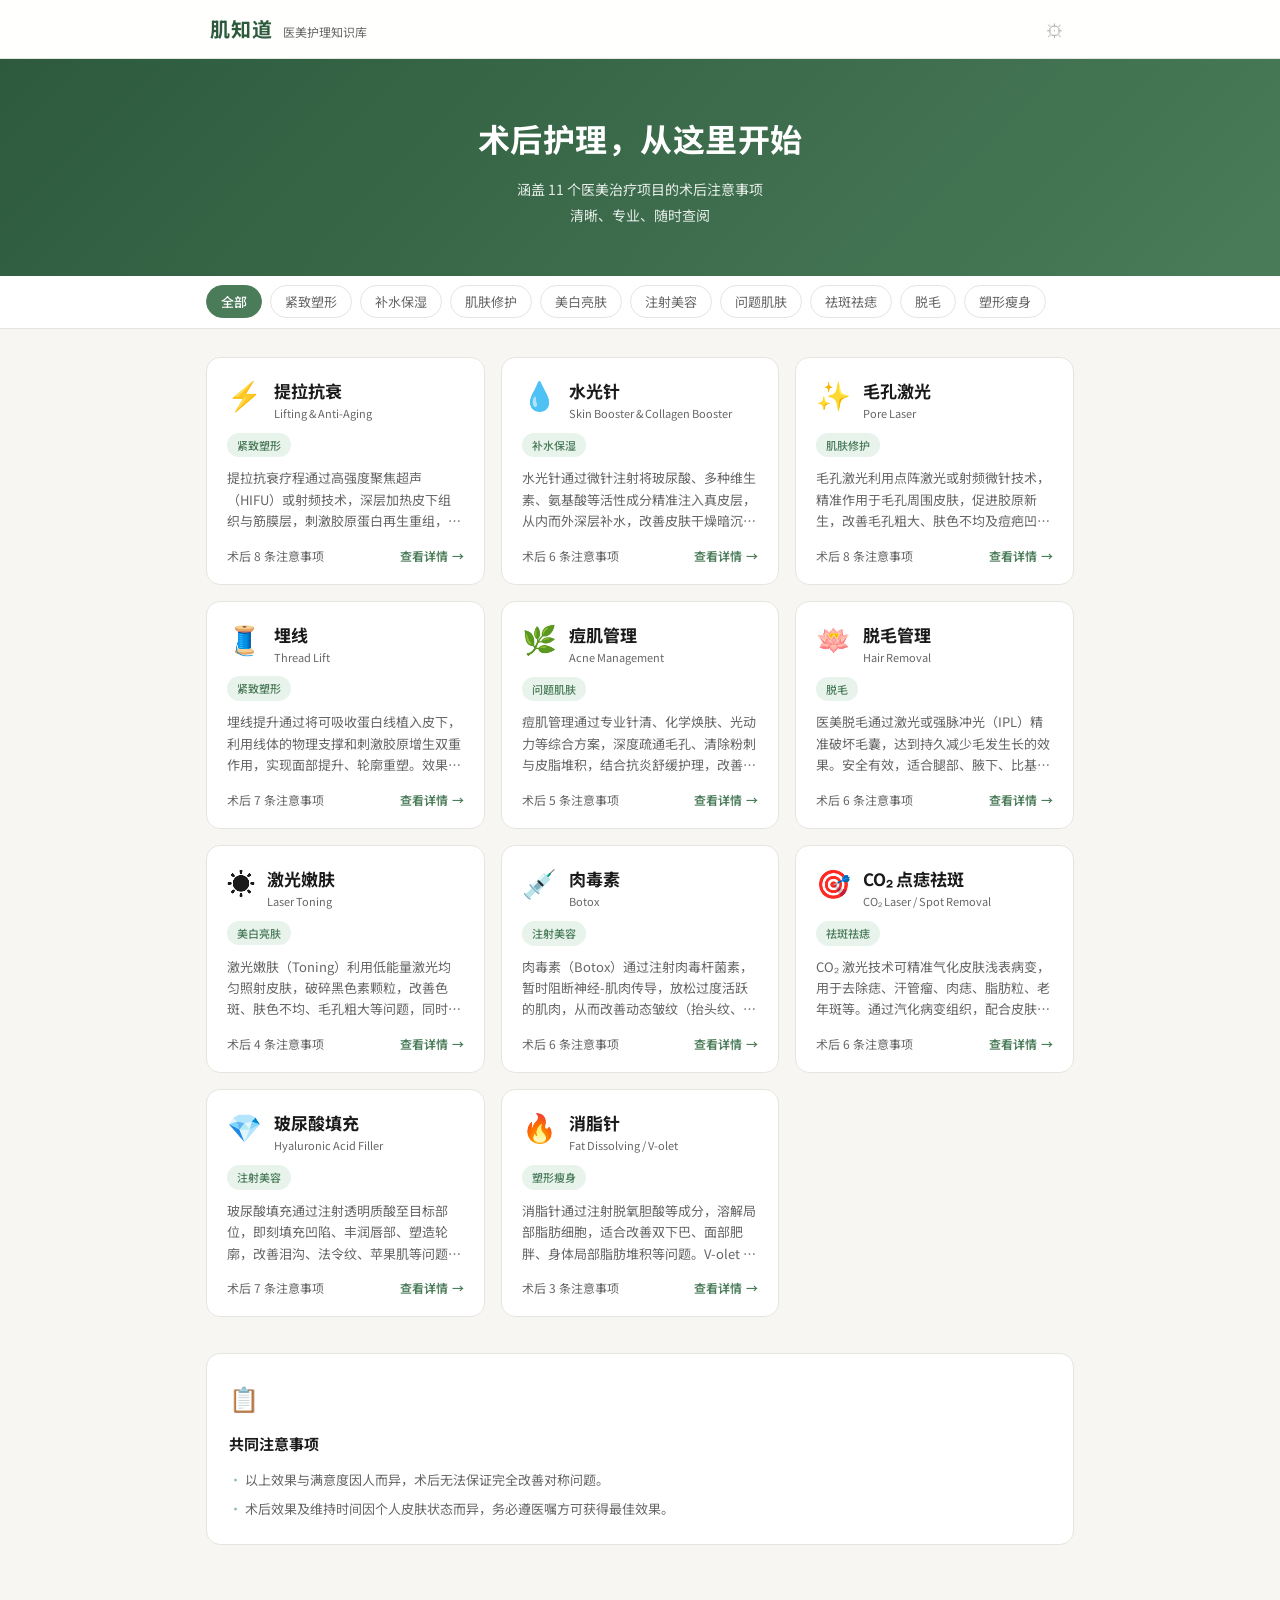
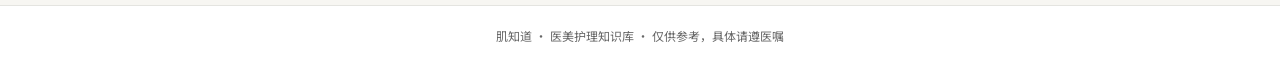
<file: index.html>
<!DOCTYPE html>
<html lang="zh-CN">
<head>
  <meta charset="UTF-8" />
  <meta name="viewport" content="width=device-width, initial-scale=1.0" />
  <meta name="description" content="肌知道 — 医美治疗项目介绍与术后护理知识库" />
  <title>肌知道 · 医美术后护理知识库</title>
  <link rel="stylesheet" href="css/style.css" />
  <link rel="preconnect" href="https://fonts.googleapis.com" />
  <link href="https://fonts.googleapis.com/css2?family=Noto+Sans+SC:wght@300;400;500;700&display=swap" rel="stylesheet" />
</head>
<body>

  <!-- ======= HEADER ======= -->
  <header class="site-header">
    <div class="header-inner">
      <div class="logo">
        <span class="logo-zh">肌知道</span>
        <span class="logo-sub">医美护理知识库</span>
      </div>
      <a href="admin/" class="admin-link" title="后台管理">⚙</a>
    </div>
  </header>

  <!-- ======= HERO ======= -->
  <section class="hero">
    <div class="hero-inner">
      <h1>术后护理，从这里开始</h1>
      <p>涵盖 11 个医美治疗项目的术后注意事项<br>清晰、专业、随时查阅</p>
    </div>
  </section>

  <!-- ======= FILTER ======= -->
  <section class="filter-bar">
    <div class="filter-inner" id="filterBar">
      <!-- 由 JS 动态生成 -->
    </div>
  </section>

  <!-- ======= CARDS GRID ======= -->
  <main class="main-content">
    <div class="cards-grid" id="cardsGrid">
      <!-- 由 JS 动态生成 -->
    </div>

    <!-- 共同注意事项 -->
    <div class="common-note-box" id="commonNoteBox">
      <div class="common-note-icon">📋</div>
      <h3>共同注意事项</h3>
      <ul id="commonNoteList"></ul>
    </div>
  </main>

  <!-- ======= DETAIL MODAL ======= -->
  <div class="modal-overlay" id="modalOverlay" aria-hidden="true">
    <div class="modal" id="modal" role="dialog" aria-modal="true">
      <button class="modal-close" id="modalClose" aria-label="关闭">✕</button>

      <div class="modal-header">
        <span class="modal-emoji" id="modalEmoji"></span>
        <div>
          <h2 class="modal-title" id="modalTitle"></h2>
          <p class="modal-name-en" id="modalNameEn"></p>
        </div>
      </div>

      <!-- 设备标签 -->
      <div class="modal-devices" id="modalDevices"></div>

      <!-- 项目介绍 -->
      <section class="modal-section">
        <h3 class="section-label">项目介绍</h3>
        <p class="modal-intro" id="modalIntro"></p>
      </section>

      <!-- 术后注意事项 -->
      <section class="modal-section">
        <h3 class="section-label aftercare-label">术后注意事项</h3>
        <ol class="aftercare-list" id="modalAftercare"></ol>
      </section>

      <!-- 共同注意 -->
      <div class="modal-common">
        <span class="common-tag">通用提醒</span>
        <ul id="modalCommonList"></ul>
      </div>
    </div>
  </div>

  <!-- ======= FOOTER ======= -->
  <footer class="site-footer">
    <p>肌知道 · 医美护理知识库 · 仅供参考，具体请遵医嘱</p>
  </footer>

  <script src="data/treatments.js"></script>
  <script src="js/app.js"></script>
</body>
</html>
</file>
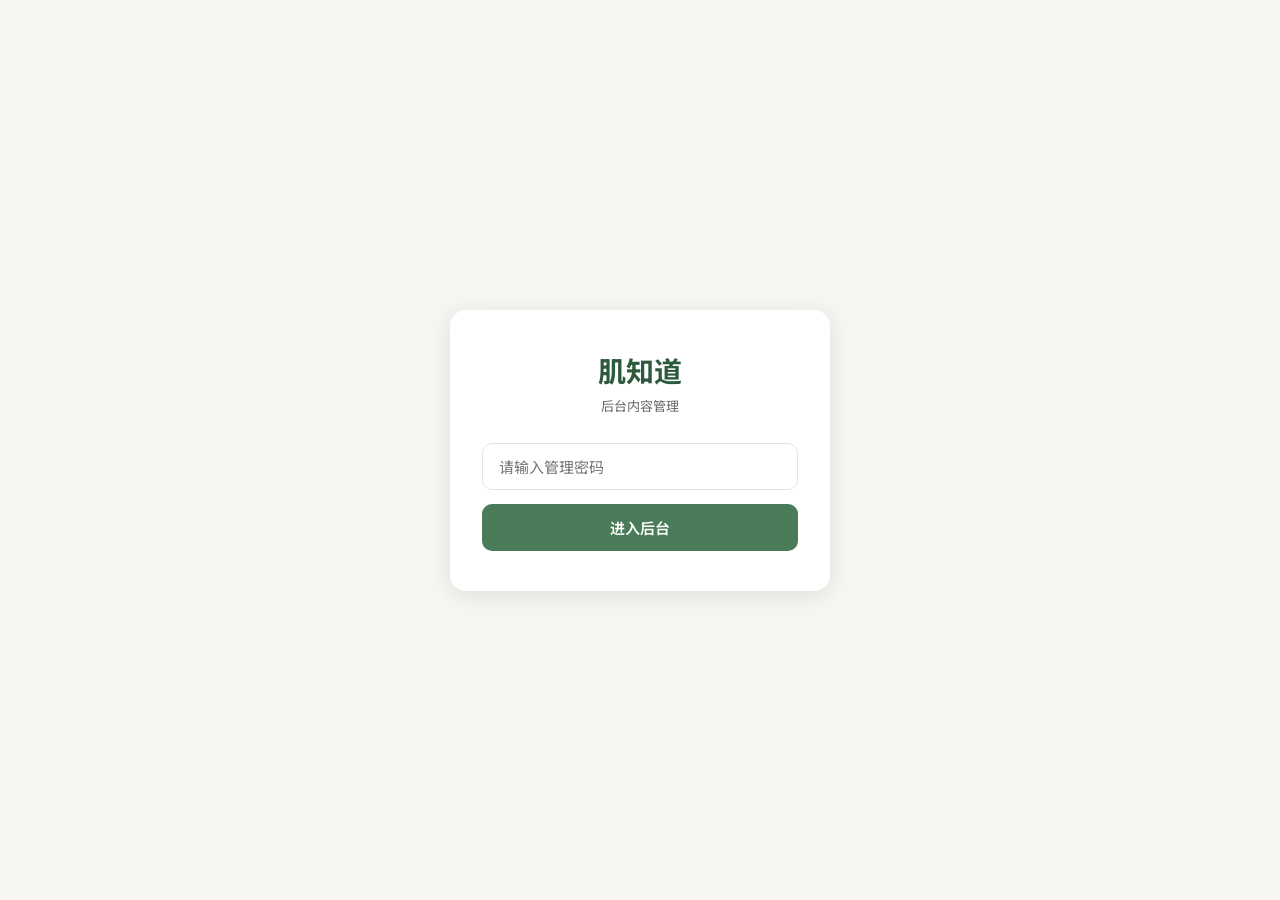
<file: admin/index.html>
<!DOCTYPE html>
<html lang="zh-CN">
<head>
  <meta charset="UTF-8" />
  <meta name="viewport" content="width=device-width, initial-scale=1.0" />
  <title>肌知道 · 后台管理</title>
  <link rel="preconnect" href="https://fonts.googleapis.com" />
  <link href="https://fonts.googleapis.com/css2?family=Noto+Sans+SC:wght@300;400;500;700&display=swap" rel="stylesheet" />
  <style>
    :root {
      --green: #4a7c59; --green-dark: #2d5a3d; --green-light: #e8f3ec;
      --bg: #f7f6f2; --white: #fff; --text: #1a1a1a; --text-sub: #666;
      --border: #e4e4e0; --red: #c0392b; --radius: 12px;
      --font: 'Noto Sans SC', -apple-system, 'PingFang SC', sans-serif;
    }
    *, *::before, *::after { box-sizing: border-box; margin: 0; padding: 0; }
    body { font-family: var(--font); background: var(--bg); color: var(--text); min-height: 100vh; }

    /* ---- LOGIN ---- */
    #loginScreen {
      display: flex; align-items: center; justify-content: center;
      min-height: 100vh; padding: 20px;
    }
    .login-box {
      background: var(--white); border-radius: 16px; padding: 40px 32px;
      width: 100%; max-width: 380px; box-shadow: 0 4px 24px rgba(0,0,0,0.1);
      text-align: center;
    }
    .login-logo { font-size: 28px; font-weight: 700; color: var(--green-dark); margin-bottom: 6px; }
    .login-sub  { font-size: 13px; color: var(--text-sub); margin-bottom: 28px; }
    .login-box input {
      width: 100%; padding: 12px 16px; border: 1.5px solid var(--border);
      border-radius: 10px; font-size: 15px; font-family: var(--font);
      outline: none; transition: border .2s; margin-bottom: 14px;
    }
    .login-box input:focus { border-color: var(--green); }
    .btn-green {
      width: 100%; padding: 13px; background: var(--green); color: #fff;
      border: none; border-radius: 10px; font-size: 15px; font-weight: 600;
      font-family: var(--font); cursor: pointer; transition: background .2s;
    }
    .btn-green:hover { background: var(--green-dark); }
    .login-hint { font-size: 12px; color: var(--text-sub); margin-top: 16px; }
    .login-error { color: var(--red); font-size: 13px; margin-top: 10px; display: none; }

    /* ---- ADMIN LAYOUT ---- */
    #adminScreen { display: none; }

    .admin-header {
      background: var(--white); border-bottom: 1px solid var(--border);
      padding: 0 20px; height: 56px; display: flex; align-items: center;
      justify-content: space-between; position: sticky; top: 0; z-index: 50;
    }
    .admin-logo { font-size: 18px; font-weight: 700; color: var(--green-dark); }
    .admin-logo span { font-size: 12px; color: var(--text-sub); font-weight: 400; margin-left: 8px; }
    .header-actions { display: flex; gap: 10px; }
    .btn-sm {
      padding: 7px 14px; border-radius: 8px; font-size: 13px; font-weight: 600;
      cursor: pointer; border: none; font-family: var(--font); transition: all .2s;
    }
    .btn-outline {
      background: transparent; border: 1.5px solid var(--border); color: var(--text-sub);
    }
    .btn-outline:hover { border-color: var(--green); color: var(--green); }
    .btn-primary { background: var(--green); color: #fff; }
    .btn-primary:hover { background: var(--green-dark); }
    .btn-danger { background: transparent; border: 1.5px solid #e74c3c; color: #e74c3c; }
    .btn-danger:hover { background: #e74c3c; color: #fff; }

    .admin-body {
      display: grid; grid-template-columns: 220px 1fr; max-width: 1100px;
      margin: 0 auto; gap: 0; min-height: calc(100vh - 56px);
    }

    /* ---- SIDEBAR ---- */
    .sidebar {
      background: var(--white); border-right: 1px solid var(--border);
      padding: 16px 0; overflow-y: auto;
    }
    .sidebar-title { font-size: 11px; font-weight: 700; color: var(--text-sub);
      padding: 0 16px 8px; letter-spacing: 1px; text-transform: uppercase; }
    .sidebar-item {
      padding: 11px 16px; font-size: 14px; cursor: pointer;
      transition: background .15s; display: flex; align-items: center; gap: 8px;
      border-left: 3px solid transparent;
    }
    .sidebar-item:hover { background: var(--green-light); }
    .sidebar-item.active { background: var(--green-light); border-left-color: var(--green); font-weight: 600; color: var(--green-dark); }
    .sidebar-item .s-emoji { font-size: 16px; }
    .sidebar-item .s-name { flex: 1; white-space: nowrap; overflow: hidden; text-overflow: ellipsis; }
    .sidebar-item .s-cat { font-size: 10px; color: var(--text-sub); background: var(--bg);
      padding: 2px 6px; border-radius: 10px; flex-shrink: 0; }

    /* ---- EDITOR ---- */
    .editor-area {
      padding: 28px 28px 60px;
      overflow-y: auto;
    }

    .editor-empty {
      display: flex; flex-direction: column; align-items: center; justify-content: center;
      height: 60vh; gap: 12px; color: var(--text-sub);
    }
    .editor-empty .big-icon { font-size: 48px; }
    .editor-empty p { font-size: 14px; }

    .editor-form { display: none; }
    .editor-form.visible { display: block; }

    .form-header {
      display: flex; align-items: center; justify-content: space-between;
      margin-bottom: 24px; padding-bottom: 16px; border-bottom: 1px solid var(--border);
    }
    .form-title { font-size: 20px; font-weight: 700; }
    .form-actions { display: flex; gap: 8px; }

    .form-group { margin-bottom: 20px; }
    .form-label {
      display: block; font-size: 12px; font-weight: 700; color: var(--text-sub);
      margin-bottom: 6px; text-transform: uppercase; letter-spacing: 0.5px;
    }
    .form-input, .form-textarea, .form-select {
      width: 100%; padding: 10px 14px; border: 1.5px solid var(--border);
      border-radius: 10px; font-size: 14px; font-family: var(--font);
      color: var(--text); outline: none; transition: border .2s;
      background: var(--white);
    }
    .form-input:focus, .form-textarea:focus, .form-select:focus { border-color: var(--green); }
    .form-textarea { resize: vertical; line-height: 1.65; }
    .form-hint { font-size: 11px; color: var(--text-sub); margin-top: 5px; }

    /* 术后列表编辑器 */
    .aftercare-editor { display: flex; flex-direction: column; gap: 8px; }
    .aftercare-item-row {
      display: flex; align-items: flex-start; gap: 8px;
    }
    .aftercare-item-row textarea {
      flex: 1; padding: 9px 12px; border: 1.5px solid var(--border);
      border-radius: 8px; font-size: 13px; font-family: var(--font);
      outline: none; resize: vertical; min-height: 60px; line-height: 1.6;
      transition: border .2s;
    }
    .aftercare-item-row textarea:focus { border-color: var(--green); }
    .row-actions { display: flex; flex-direction: column; gap: 4px; flex-shrink: 0; }
    .icon-btn {
      width: 28px; height: 28px; border-radius: 6px; border: none;
      display: flex; align-items: center; justify-content: center;
      font-size: 14px; cursor: pointer; transition: all .15s; background: var(--bg);
      color: var(--text-sub);
    }
    .icon-btn:hover { background: var(--border); }
    .icon-btn.del:hover { background: #fdecea; color: var(--red); }
    .add-item-btn {
      margin-top: 4px; padding: 9px; border: 1.5px dashed var(--border);
      border-radius: 8px; background: transparent; font-size: 13px;
      color: var(--text-sub); cursor: pointer; font-family: var(--font);
      transition: all .2s; text-align: center;
    }
    .add-item-btn:hover { border-color: var(--green); color: var(--green); background: var(--green-light); }

    /* 保存提示 */
    .save-toast {
      position: fixed; bottom: 28px; left: 50%; transform: translateX(-50%) translateY(80px);
      background: var(--green-dark); color: #fff; padding: 12px 22px; border-radius: 24px;
      font-size: 14px; font-weight: 500; z-index: 999; transition: transform .3s;
      pointer-events: none; white-space: nowrap;
    }
    .save-toast.show { transform: translateX(-50%) translateY(0); }

    /* 导出区域 */
    .export-section {
      background: var(--white); border: 1px solid var(--border); border-radius: var(--radius);
      padding: 20px; margin-top: 28px;
    }
    .export-section h3 { font-size: 14px; font-weight: 700; margin-bottom: 8px; }
    .export-section p { font-size: 12px; color: var(--text-sub); margin-bottom: 14px; line-height: 1.6; }
    .export-btns { display: flex; gap: 8px; flex-wrap: wrap; }
    .export-area {
      width: 100%; margin-top: 14px; padding: 12px; border: 1.5px solid var(--border);
      border-radius: 8px; font-size: 12px; font-family: monospace; background: var(--bg);
      min-height: 120px; resize: vertical; display: none;
    }

    @media (max-width: 640px) {
      .admin-body { grid-template-columns: 1fr; }
      .sidebar { border-right: none; border-bottom: 1px solid var(--border); max-height: 180px; }
      .editor-area { padding: 20px 16px 60px; }
    }
  </style>
</head>
<body>

<!-- ======= LOGIN ======= -->
<div id="loginScreen">
  <div class="login-box">
    <div class="login-logo">肌知道</div>
    <div class="login-sub">后台内容管理</div>
    <input type="password" id="pwInput" placeholder="请输入管理密码" autocomplete="current-password" />
    <button class="btn-green" id="loginBtn">进入后台</button>
    <div class="login-error" id="loginError">密码错误，请重试</div>
  </div>
</div>

<!-- ======= ADMIN ======= -->
<div id="adminScreen">
  <header class="admin-header">
    <div class="admin-logo">肌知道 <span>内容管理后台</span></div>
    <div class="header-actions">
      <button class="btn-sm btn-outline" id="changePwBtn">🔒 修改密码</button>
      <button class="btn-sm btn-outline" id="previewBtn">← 返回网站</button>
      <button class="btn-sm btn-danger" id="logoutBtn">退出</button>
    </div>
  </header>

  <div class="admin-body">
    <!-- 侧边栏 -->
    <aside class="sidebar">
      <div class="sidebar-title">治疗项目</div>
      <div id="sidebarList"></div>
    </aside>

    <!-- 编辑区 -->
    <div class="editor-area">
      <div class="editor-empty" id="editorEmpty">
        <div class="big-icon">✏️</div>
        <p>从左侧选择一个项目开始编辑</p>
      </div>

      <div class="editor-form" id="editorForm">
        <div class="form-header">
          <div class="form-title" id="formTitle"></div>
          <div class="form-actions">
            <button class="btn-sm btn-outline" id="resetBtn">撤销更改</button>
            <button class="btn-sm btn-primary" id="saveBtn">💾 保存</button>
          </div>
        </div>

        <!-- 基本信息 -->
        <div class="form-group">
          <label class="form-label">项目名称（中文）</label>
          <input type="text" class="form-input" id="f-name" />
        </div>
        <div class="form-group">
          <label class="form-label">项目名称（英文）</label>
          <input type="text" class="form-input" id="f-nameEn" />
        </div>
        <div style="display:grid; grid-template-columns:1fr 1fr; gap:14px;">
          <div class="form-group">
            <label class="form-label">分类</label>
            <select class="form-select" id="f-category">
              <option>紧致塑形</option>
              <option>补水保湿</option>
              <option>肌肤修护</option>
              <option>美白亮肤</option>
              <option>注射美容</option>
              <option>问题肌肤</option>
              <option>祛斑祛痣</option>
              <option>脱毛</option>
              <option>塑形瘦身</option>
            </select>
          </div>
          <div class="form-group">
            <label class="form-label">图标 Emoji</label>
            <input type="text" class="form-input" id="f-emoji" maxlength="4" style="font-size:20px; text-align:center;" />
          </div>
        </div>

        <!-- 使用设备 -->
        <div class="form-group">
          <label class="form-label">使用设备（逗号分隔）</label>
          <input type="text" class="form-input" id="f-devices" placeholder="如：Potenza, Lavieen（无则留空）" />
          <div class="form-hint">多个设备用逗号「,」分隔</div>
        </div>

        <!-- 项目介绍 -->
        <div class="form-group">
          <label class="form-label">项目介绍</label>
          <textarea class="form-textarea" id="f-intro" rows="4" placeholder="项目的简要介绍..."></textarea>
        </div>

        <!-- 术后注意事项 -->
        <div class="form-group">
          <label class="form-label">术后注意事项</label>
          <div class="aftercare-editor" id="aftercareEditor"></div>
          <button class="add-item-btn" id="addItemBtn">＋ 添加一条注意事项</button>
        </div>

        <!-- 导出区域 -->
        <div class="export-section">
          <h3>📤 导出 & 部署</h3>
          <p>编辑完成后，点击「导出数据文件」生成更新后的 treatments.js，然后用它替换 GitHub 仓库中的 <code>data/treatments.js</code> 文件，GitHub Pages 会自动更新。</p>
          <div class="export-btns">
            <button class="btn-sm btn-primary" id="exportBtn">导出数据文件</button>
            <button class="btn-sm btn-outline" id="showCodeBtn">查看代码</button>
          </div>
          <textarea class="export-area" id="exportArea" readonly></textarea>
        </div>
      </div>
    </div>
  </div>
</div>

<!-- 修改密码弹窗 -->
<div id="changePwOverlay" style="display:none; position:fixed; inset:0; background:rgba(0,0,0,0.45); z-index:999; align-items:center; justify-content:center;">
  <div style="background:#fff; border-radius:16px; padding:32px 28px; width:100%; max-width:360px; margin:20px;">
    <h3 style="font-size:16px; font-weight:700; margin-bottom:20px; color:var(--green-dark);">🔒 修改管理密码</h3>
    <input type="password" id="oldPwInput" placeholder="当前密码" style="width:100%; padding:10px 14px; border:1.5px solid var(--border); border-radius:8px; font-size:14px; font-family:var(--font); outline:none; margin-bottom:10px;" />
    <input type="password" id="newPw1Input" placeholder="新密码" style="width:100%; padding:10px 14px; border:1.5px solid var(--border); border-radius:8px; font-size:14px; font-family:var(--font); outline:none; margin-bottom:10px;" />
    <input type="password" id="newPw2Input" placeholder="再次输入新密码" style="width:100%; padding:10px 14px; border:1.5px solid var(--border); border-radius:8px; font-size:14px; font-family:var(--font); outline:none; margin-bottom:14px;" />
    <div id="changePwError" style="color:var(--red); font-size:12px; margin-bottom:10px; display:none;"></div>
    <div style="display:flex; gap:10px;">
      <button id="changePwCancelBtn" style="flex:1; padding:11px; border:1.5px solid var(--border); background:transparent; border-radius:8px; font-size:14px; font-family:var(--font); cursor:pointer;">取消</button>
      <button id="changePwConfirmBtn" style="flex:1; padding:11px; background:var(--green); color:#fff; border:none; border-radius:8px; font-size:14px; font-weight:600; font-family:var(--font); cursor:pointer;">确认修改</button>
    </div>
  </div>
</div>

<div class="save-toast" id="saveToast">✓ 已保存到本地</div>

<script src="../data/treatments.js"></script>
<script>
(function () {
  'use strict';

  // ---- 密码管理 ----
  // 初始密码：jizhi2024（登录后可在后台修改）
  const PW_KEY   = 'jizhi_pw_v2';
  const DATA_KEY = 'jizhi_treatments';

  // 简单哈希（同步，无需 async）
  function simpleHash(str) {
    let h1 = 0xdeadbeef, h2 = 0x41c6ce57;
    for (let i = 0; i < str.length; i++) {
      const c = str.charCodeAt(i);
      h1 = Math.imul(h1 ^ c, 0x9e3779b9);
      h2 = Math.imul(h2 ^ c, 0x5f356495);
    }
    h1 = Math.imul(h1 ^ (h1>>>16), 0x45d9f3b) ^ Math.imul(h2 ^ (h2>>>13), 0x45d9f3b);
    h2 = Math.imul(h2 ^ (h2>>>16), 0x45d9f3b) ^ Math.imul(h1 ^ (h1>>>13), 0x45d9f3b);
    return (4294967296 * (2097151 & h2) + (h1>>>0)).toString(36);
  }

  // 初始密码 jizhi2024 的哈希值
  const DEFAULT_HASH = simpleHash('jizhi2024');

  function getStoredHash() { return localStorage.getItem(PW_KEY) || DEFAULT_HASH; }
  function setStoredHash(h) { localStorage.setItem(PW_KEY, h); }

  document.getElementById('loginBtn').addEventListener('click', login);
  document.getElementById('pwInput').addEventListener('keydown', e => { if (e.key === 'Enter') login(); });

  function login() {
    const pw = document.getElementById('pwInput').value;
    if (!pw) { showError('请输入密码'); return; }
    if (simpleHash(pw) === getStoredHash()) {
      document.getElementById('loginScreen').style.display = 'none';
      document.getElementById('adminScreen').style.display = 'block';
      initAdmin();
    } else {
      showError('密码错误，请重试');
      document.getElementById('pwInput').value = '';
    }
  }

  function showError(msg) {
    const el = document.getElementById('loginError');
    el.textContent = msg;
    el.style.display = 'block';
    setTimeout(() => el.style.display = 'none', 3000);
  }

  document.getElementById('logoutBtn').addEventListener('click', () => {
    document.getElementById('adminScreen').style.display = 'none';
    document.getElementById('loginScreen').style.display = 'flex';
    document.getElementById('pwInput').value = '';
  });

  document.getElementById('previewBtn').addEventListener('click', () => {
    window.location.href = '../index.html';
  });

  // ---- 修改密码（仅登录后可用）----
  document.getElementById('changePwBtn').addEventListener('click', () => {
    document.getElementById('changePwOverlay').style.display = 'flex';
    document.getElementById('oldPwInput').focus();
  });
  document.getElementById('changePwCancelBtn').addEventListener('click', () => {
    document.getElementById('changePwOverlay').style.display = 'none';
    ['oldPwInput','newPw1Input','newPw2Input'].forEach(id => document.getElementById(id).value = '');
    document.getElementById('changePwError').style.display = 'none';
  });
  document.getElementById('changePwConfirmBtn').addEventListener('click', () => {
    const oldPw = document.getElementById('oldPwInput').value;
    const newPw1 = document.getElementById('newPw1Input').value;
    const newPw2 = document.getElementById('newPw2Input').value;
    const errEl = document.getElementById('changePwError');
    const showPwErr = msg => { errEl.textContent = msg; errEl.style.display = 'block'; };

    if (!oldPw || !newPw1 || !newPw2) { showPwErr('请填写所有字段'); return; }
    if (newPw1 !== newPw2) { showPwErr('两次输入的新密码不一致'); return; }
    if (newPw1.length < 6) { showPwErr('新密码至少 6 位'); return; }

    if (simpleHash(oldPw) !== getStoredHash()) { showPwErr('当前密码错误'); return; }

    setStoredHash(simpleHash(newPw1));
    document.getElementById('changePwOverlay').style.display = 'none';
    ['oldPwInput','newPw1Input','newPw2Input'].forEach(id => document.getElementById(id).value = '');
    errEl.style.display = 'none';
    showToast('🔒 密码已修改成功');
  });

  // ---- 数据管理 ----
  let data = [];
  let currentIndex = -1;
  let originalItem = null;

  function loadData() {
    const stored = localStorage.getItem(DATA_KEY);
    if (stored) {
      try { data = JSON.parse(stored); } catch { data = JSON.parse(JSON.stringify(TREATMENTS)); }
    } else {
      data = JSON.parse(JSON.stringify(TREATMENTS));
    }
  }

  function saveData() {
    localStorage.setItem(DATA_KEY, JSON.stringify(data));
  }

  // ---- 初始化后台 ----
  function initAdmin() {
    loadData();
    renderSidebar();
  }

  // ---- 侧边栏 ----
  function renderSidebar() {
    const list = document.getElementById('sidebarList');
    list.innerHTML = '';
    data.forEach((t, i) => {
      const item = document.createElement('div');
      item.className = 'sidebar-item' + (i === currentIndex ? ' active' : '');
      item.innerHTML = `<span class="s-emoji">${t.emoji}</span><span class="s-name">${t.name}</span><span class="s-cat">${t.category}</span>`;
      item.addEventListener('click', () => selectItem(i));
      list.appendChild(item);
    });
  }

  // ---- 选择项目 ----
  function selectItem(i) {
    currentIndex = i;
    originalItem = JSON.parse(JSON.stringify(data[i]));

    renderSidebar();

    const t = data[i];
    document.getElementById('editorEmpty').style.display = 'none';
    document.getElementById('editorForm').classList.add('visible');
    document.getElementById('formTitle').textContent = t.emoji + ' ' + t.name;

    document.getElementById('f-name').value     = t.name;
    document.getElementById('f-nameEn').value   = t.nameEn;
    document.getElementById('f-emoji').value    = t.emoji;
    document.getElementById('f-intro').value    = t.intro;
    document.getElementById('f-devices').value  = (t.devices || []).join(', ');

    const catSel = document.getElementById('f-category');
    for (let opt of catSel.options) {
      if (opt.value === t.category) { opt.selected = true; break; }
    }

    renderAftercareEditor(t.aftercare);
  }

  // ---- 术后注意事项编辑器 ----
  function renderAftercareEditor(items) {
    const editor = document.getElementById('aftercareEditor');
    editor.innerHTML = '';
    items.forEach((item, idx) => addAftercareRow(item, idx));
  }

  function addAftercareRow(text, idx) {
    const editor = document.getElementById('aftercareEditor');
    const row = document.createElement('div');
    row.className = 'aftercare-item-row';
    row.dataset.idx = idx !== undefined ? idx : editor.children.length;

    const ta = document.createElement('textarea');
    ta.value = text || '';
    ta.placeholder = '输入注意事项...';

    const actions = document.createElement('div');
    actions.className = 'row-actions';

    const upBtn = document.createElement('button');
    upBtn.className = 'icon-btn'; upBtn.title = '上移'; upBtn.textContent = '↑';
    upBtn.addEventListener('click', () => moveRow(row, -1));

    const downBtn = document.createElement('button');
    downBtn.className = 'icon-btn'; downBtn.title = '下移'; downBtn.textContent = '↓';
    downBtn.addEventListener('click', () => moveRow(row, 1));

    const delBtn = document.createElement('button');
    delBtn.className = 'icon-btn del'; delBtn.title = '删除'; delBtn.textContent = '✕';
    delBtn.addEventListener('click', () => row.remove());

    actions.append(upBtn, downBtn, delBtn);
    row.append(ta, actions);
    editor.appendChild(row);
  }

  function moveRow(row, dir) {
    const parent = row.parentNode;
    if (dir === -1 && row.previousElementSibling) {
      parent.insertBefore(row, row.previousElementSibling);
    } else if (dir === 1 && row.nextElementSibling) {
      parent.insertBefore(row.nextElementSibling, row);
    }
  }

  document.getElementById('addItemBtn').addEventListener('click', () => {
    addAftercareRow('');
    const rows = document.querySelectorAll('.aftercare-item-row');
    rows[rows.length - 1].querySelector('textarea').focus();
  });

  // ---- 保存 ----
  document.getElementById('saveBtn').addEventListener('click', () => {
    if (currentIndex < 0) return;

    const t = data[currentIndex];
    t.name     = document.getElementById('f-name').value.trim();
    t.nameEn   = document.getElementById('f-nameEn').value.trim();
    t.emoji    = document.getElementById('f-emoji').value.trim();
    t.category = document.getElementById('f-category').value;
    t.intro    = document.getElementById('f-intro').value.trim();
    t.devices  = document.getElementById('f-devices').value
      .split(',').map(s => s.trim()).filter(Boolean);

    const rows = document.querySelectorAll('.aftercare-item-row textarea');
    t.aftercare = Array.from(rows).map(ta => ta.value.trim()).filter(Boolean);

    saveData();
    renderSidebar();
    showToast('✓ 已保存到本地');
    document.getElementById('formTitle').textContent = t.emoji + ' ' + t.name;
    originalItem = JSON.parse(JSON.stringify(t));
  });

  // ---- 撤销 ----
  document.getElementById('resetBtn').addEventListener('click', () => {
    if (!originalItem) return;
    data[currentIndex] = JSON.parse(JSON.stringify(originalItem));
    selectItem(currentIndex);
    showToast('↺ 已撤销更改');
  });

  // ---- 导出 ----
  document.getElementById('exportBtn').addEventListener('click', exportFile);
  document.getElementById('showCodeBtn').addEventListener('click', () => {
    const area = document.getElementById('exportArea');
    if (area.style.display === 'block') { area.style.display = 'none'; return; }
    area.style.display = 'block';
    area.value = generateCode();
  });

  function exportFile() {
    const code = generateCode();
    const blob = new Blob([code], { type: 'text/javascript;charset=utf-8' });
    const url = URL.createObjectURL(blob);
    const a = document.createElement('a');
    a.href = url; a.download = 'treatments.js';
    document.body.appendChild(a); a.click();
    document.body.removeChild(a);
    URL.revokeObjectURL(url);
    showToast('📦 文件已下载');
  }

  function generateCode() {
    const cats = [...new Set(data.map(t => t.category))];
    const catList = ['全部', ...cats];
    return `const TREATMENTS = ${JSON.stringify(data, null, 2)};\n\nconst COMMON_NOTES = ${JSON.stringify(COMMON_NOTES, null, 2)};\n\nconst CATEGORIES = ${JSON.stringify(catList, null, 2)};\n`;
  }

  // ---- Toast ----
  function showToast(msg) {
    const t = document.getElementById('saveToast');
    t.textContent = msg;
    t.classList.add('show');
    setTimeout(() => t.classList.remove('show'), 2500);
  }
})();
</script>
</body>
</html>
</file>
<file: css/style.css>
/* ===========================
   肌知道 · 全局变量
=========================== */
:root {
  --green:        #4a7c59;
  --green-dark:   #2d5a3d;
  --green-light:  #e8f3ec;
  --green-mid:    #8abf9a;
  --bg:           #f7f6f2;
  --white:        #ffffff;
  --text:         #1a1a1a;
  --text-sub:     #666666;
  --border:       #e4e4e0;
  --radius:       14px;
  --shadow:       0 2px 16px rgba(0,0,0,0.08);
  --shadow-hover: 0 6px 28px rgba(0,0,0,0.13);
  --font:         'Noto Sans SC', -apple-system, 'PingFang SC', 'Hiragino Sans GB', sans-serif;
}

/* ===========================
   Reset & Base
=========================== */
*, *::before, *::after { box-sizing: border-box; margin: 0; padding: 0; }

html { font-size: 16px; scroll-behavior: smooth; }

body {
  font-family: var(--font);
  background: var(--bg);
  color: var(--text);
  line-height: 1.7;
  -webkit-font-smoothing: antialiased;
}

a { color: inherit; text-decoration: none; }

ul, ol { list-style: none; }

/* ===========================
   HEADER
=========================== */
.site-header {
  position: sticky;
  top: 0;
  z-index: 100;
  background: rgba(255,255,255,0.92);
  backdrop-filter: blur(12px);
  -webkit-backdrop-filter: blur(12px);
  border-bottom: 1px solid var(--border);
}

.header-inner {
  max-width: 900px;
  margin: 0 auto;
  padding: 0 20px;
  height: 58px;
  display: flex;
  align-items: center;
  justify-content: space-between;
}

.logo {
  display: flex;
  align-items: baseline;
  gap: 10px;
}

.logo-zh {
  font-size: 20px;
  font-weight: 700;
  color: var(--green-dark);
  letter-spacing: 1px;
}

.logo-sub {
  font-size: 12px;
  color: var(--text-sub);
  font-weight: 400;
}

.admin-link {
  font-size: 18px;
  color: var(--text-sub);
  opacity: 0.5;
  transition: opacity .2s;
  padding: 6px;
}
.admin-link:hover { opacity: 1; }

/* ===========================
   HERO
=========================== */
.hero {
  background: linear-gradient(135deg, var(--green-dark) 0%, var(--green) 100%);
  color: #fff;
  padding: 52px 20px 48px;
  text-align: center;
}

.hero-inner { max-width: 600px; margin: 0 auto; }

.hero h1 {
  font-size: clamp(22px, 5vw, 32px);
  font-weight: 700;
  letter-spacing: 0.5px;
  margin-bottom: 12px;
}

.hero p {
  font-size: 14px;
  opacity: 0.88;
  line-height: 1.8;
}

/* ===========================
   FILTER BAR
=========================== */
.filter-bar {
  background: var(--white);
  border-bottom: 1px solid var(--border);
  position: sticky;
  top: 58px;
  z-index: 90;
}

.filter-inner {
  max-width: 900px;
  margin: 0 auto;
  padding: 0 16px;
  display: flex;
  gap: 8px;
  overflow-x: auto;
  height: 52px;
  align-items: center;
  -ms-overflow-style: none;
  scrollbar-width: none;
}
.filter-inner::-webkit-scrollbar { display: none; }

.filter-btn {
  flex-shrink: 0;
  padding: 6px 14px;
  border-radius: 20px;
  border: 1.5px solid var(--border);
  background: transparent;
  font-size: 13px;
  font-family: var(--font);
  color: var(--text-sub);
  cursor: pointer;
  transition: all .2s;
  white-space: nowrap;
}

.filter-btn:hover {
  border-color: var(--green-mid);
  color: var(--green);
}

.filter-btn.active {
  background: var(--green);
  border-color: var(--green);
  color: #fff;
  font-weight: 500;
}

/* ===========================
   MAIN CONTENT
=========================== */
.main-content {
  max-width: 900px;
  margin: 0 auto;
  padding: 28px 16px 60px;
}

/* ===========================
   CARDS GRID
=========================== */
.cards-grid {
  display: grid;
  grid-template-columns: repeat(auto-fill, minmax(260px, 1fr));
  gap: 16px;
  margin-bottom: 36px;
}

.card {
  background: var(--white);
  border-radius: var(--radius);
  border: 1px solid var(--border);
  padding: 22px 20px 18px;
  cursor: pointer;
  transition: transform .2s, box-shadow .2s, border-color .2s;
  display: flex;
  flex-direction: column;
  gap: 10px;
  animation: fadeUp .35s ease both;
}

.card:hover {
  transform: translateY(-3px);
  box-shadow: var(--shadow-hover);
  border-color: var(--green-mid);
}

@keyframes fadeUp {
  from { opacity: 0; transform: translateY(12px); }
  to   { opacity: 1; transform: translateY(0); }
}

.card-top {
  display: flex;
  align-items: flex-start;
  gap: 12px;
}

.card-emoji {
  font-size: 28px;
  flex-shrink: 0;
  line-height: 1;
}

.card-names { flex: 1; }

.card-name {
  font-size: 17px;
  font-weight: 700;
  color: var(--text);
  line-height: 1.3;
}

.card-name-en {
  font-size: 11px;
  color: var(--text-sub);
  margin-top: 2px;
  font-weight: 400;
}

.card-category {
  display: inline-block;
  font-size: 11px;
  color: var(--green);
  background: var(--green-light);
  padding: 3px 10px;
  border-radius: 20px;
  font-weight: 500;
  align-self: flex-start;
}

.card-intro {
  font-size: 13px;
  color: var(--text-sub);
  line-height: 1.65;
  display: -webkit-box;
  -webkit-line-clamp: 3;
  -webkit-box-orient: vertical;
  overflow: hidden;
  flex: 1;
}

.card-footer {
  display: flex;
  align-items: center;
  justify-content: space-between;
  margin-top: 4px;
}

.card-count {
  font-size: 12px;
  color: var(--text-sub);
}

.card-btn {
  font-size: 12px;
  color: var(--green);
  font-weight: 600;
  display: flex;
  align-items: center;
  gap: 4px;
}

.card-btn::after {
  content: '→';
  transition: transform .2s;
}

.card:hover .card-btn::after {
  transform: translateX(3px);
}

/* hidden when filtered */
.card.hidden { display: none; }

/* ===========================
   COMMON NOTE BOX
=========================== */
.common-note-box {
  background: var(--white);
  border: 1px solid var(--border);
  border-radius: var(--radius);
  padding: 24px 22px;
  display: flex;
  flex-direction: column;
  align-items: flex-start;
  gap: 12px;
}

.common-note-icon { font-size: 24px; }

.common-note-box h3 {
  font-size: 15px;
  font-weight: 700;
  color: var(--text);
}

.common-note-box ul {
  list-style: none;
  display: flex;
  flex-direction: column;
  gap: 8px;
}

.common-note-box ul li {
  font-size: 13px;
  color: var(--text-sub);
  padding-left: 16px;
  position: relative;
  line-height: 1.65;
}

.common-note-box ul li::before {
  content: '•';
  position: absolute;
  left: 0;
  color: var(--green-mid);
}

/* ===========================
   MODAL OVERLAY
=========================== */
.modal-overlay {
  position: fixed;
  inset: 0;
  background: rgba(0,0,0,0.45);
  z-index: 200;
  display: flex;
  align-items: flex-end;
  justify-content: center;
  opacity: 0;
  pointer-events: none;
  transition: opacity .25s;
  backdrop-filter: blur(2px);
}

.modal-overlay.open {
  opacity: 1;
  pointer-events: all;
}

/* ===========================
   MODAL
=========================== */
.modal {
  background: var(--white);
  border-radius: 20px 20px 0 0;
  width: 100%;
  max-width: 680px;
  max-height: 92vh;
  overflow-y: auto;
  padding: 28px 24px 40px;
  position: relative;
  transform: translateY(40px);
  transition: transform .3s cubic-bezier(.22,1,.36,1);
  -ms-overflow-style: none;
  scrollbar-width: none;
}
.modal::-webkit-scrollbar { display: none; }

.modal-overlay.open .modal {
  transform: translateY(0);
}

/* PC: center modal */
@media (min-width: 640px) {
  .modal-overlay {
    align-items: center;
  }
  .modal {
    border-radius: 20px;
    max-height: 85vh;
  }
}

.modal-close {
  position: absolute;
  top: 16px;
  right: 18px;
  font-size: 18px;
  background: var(--bg);
  border: none;
  width: 34px;
  height: 34px;
  border-radius: 50%;
  display: flex;
  align-items: center;
  justify-content: center;
  cursor: pointer;
  color: var(--text-sub);
  transition: background .2s;
}
.modal-close:hover { background: var(--border); }

/* ===========================
   MODAL CONTENT
=========================== */
.modal-header {
  display: flex;
  align-items: flex-start;
  gap: 14px;
  margin-bottom: 16px;
  padding-right: 36px;
}

.modal-emoji { font-size: 38px; line-height: 1; flex-shrink: 0; }

.modal-title {
  font-size: 22px;
  font-weight: 700;
  line-height: 1.3;
  color: var(--text);
}

.modal-name-en {
  font-size: 12px;
  color: var(--text-sub);
  margin-top: 3px;
}

.modal-devices {
  display: flex;
  flex-wrap: wrap;
  gap: 6px;
  margin-bottom: 20px;
}

.device-tag {
  font-size: 11px;
  background: var(--green-light);
  color: var(--green-dark);
  padding: 4px 10px;
  border-radius: 20px;
  font-weight: 500;
}

.modal-section {
  margin-bottom: 24px;
}

.section-label {
  font-size: 12px;
  font-weight: 700;
  text-transform: uppercase;
  letter-spacing: 1px;
  color: var(--text-sub);
  margin-bottom: 10px;
  padding-bottom: 8px;
  border-bottom: 1px solid var(--border);
}

.aftercare-label { color: var(--green); }

.modal-intro {
  font-size: 14px;
  color: var(--text-sub);
  line-height: 1.75;
}

.aftercare-list {
  display: flex;
  flex-direction: column;
  gap: 10px;
}

.aftercare-list li {
  font-size: 14px;
  color: var(--text);
  line-height: 1.7;
  display: flex;
  gap: 10px;
}

.aftercare-list li .num {
  flex-shrink: 0;
  width: 22px;
  height: 22px;
  background: var(--green-light);
  color: var(--green);
  border-radius: 50%;
  font-size: 11px;
  font-weight: 700;
  display: flex;
  align-items: center;
  justify-content: center;
  margin-top: 2px;
}

.aftercare-list li.warning { color: #c0392b; }
.aftercare-list li.warning .num { background: #fdecea; color: #c0392b; }

.modal-common {
  background: var(--bg);
  border-radius: 12px;
  padding: 16px 18px;
  margin-top: 8px;
}

.common-tag {
  font-size: 11px;
  font-weight: 700;
  color: var(--text-sub);
  letter-spacing: 1px;
  display: block;
  margin-bottom: 10px;
}

.modal-common ul {
  display: flex;
  flex-direction: column;
  gap: 6px;
}

.modal-common ul li {
  font-size: 12px;
  color: var(--text-sub);
  padding-left: 14px;
  position: relative;
  line-height: 1.6;
}

.modal-common ul li::before {
  content: '·';
  position: absolute;
  left: 0;
  color: var(--green-mid);
  font-size: 16px;
  line-height: 1.4;
}

/* ===========================
   FOOTER
=========================== */
.site-footer {
  text-align: center;
  padding: 20px;
  font-size: 12px;
  color: var(--text-sub);
  border-top: 1px solid var(--border);
  background: var(--white);
}

/* ===========================
   RESPONSIVE — mobile first
=========================== */
@media (max-width: 400px) {
  .cards-grid {
    grid-template-columns: 1fr;
  }
  .hero h1 { font-size: 20px; }
}

@media (min-width: 640px) {
  .cards-grid {
    grid-template-columns: repeat(2, 1fr);
  }
}

@media (min-width: 860px) {
  .cards-grid {
    grid-template-columns: repeat(3, 1fr);
  }
}
</file>
